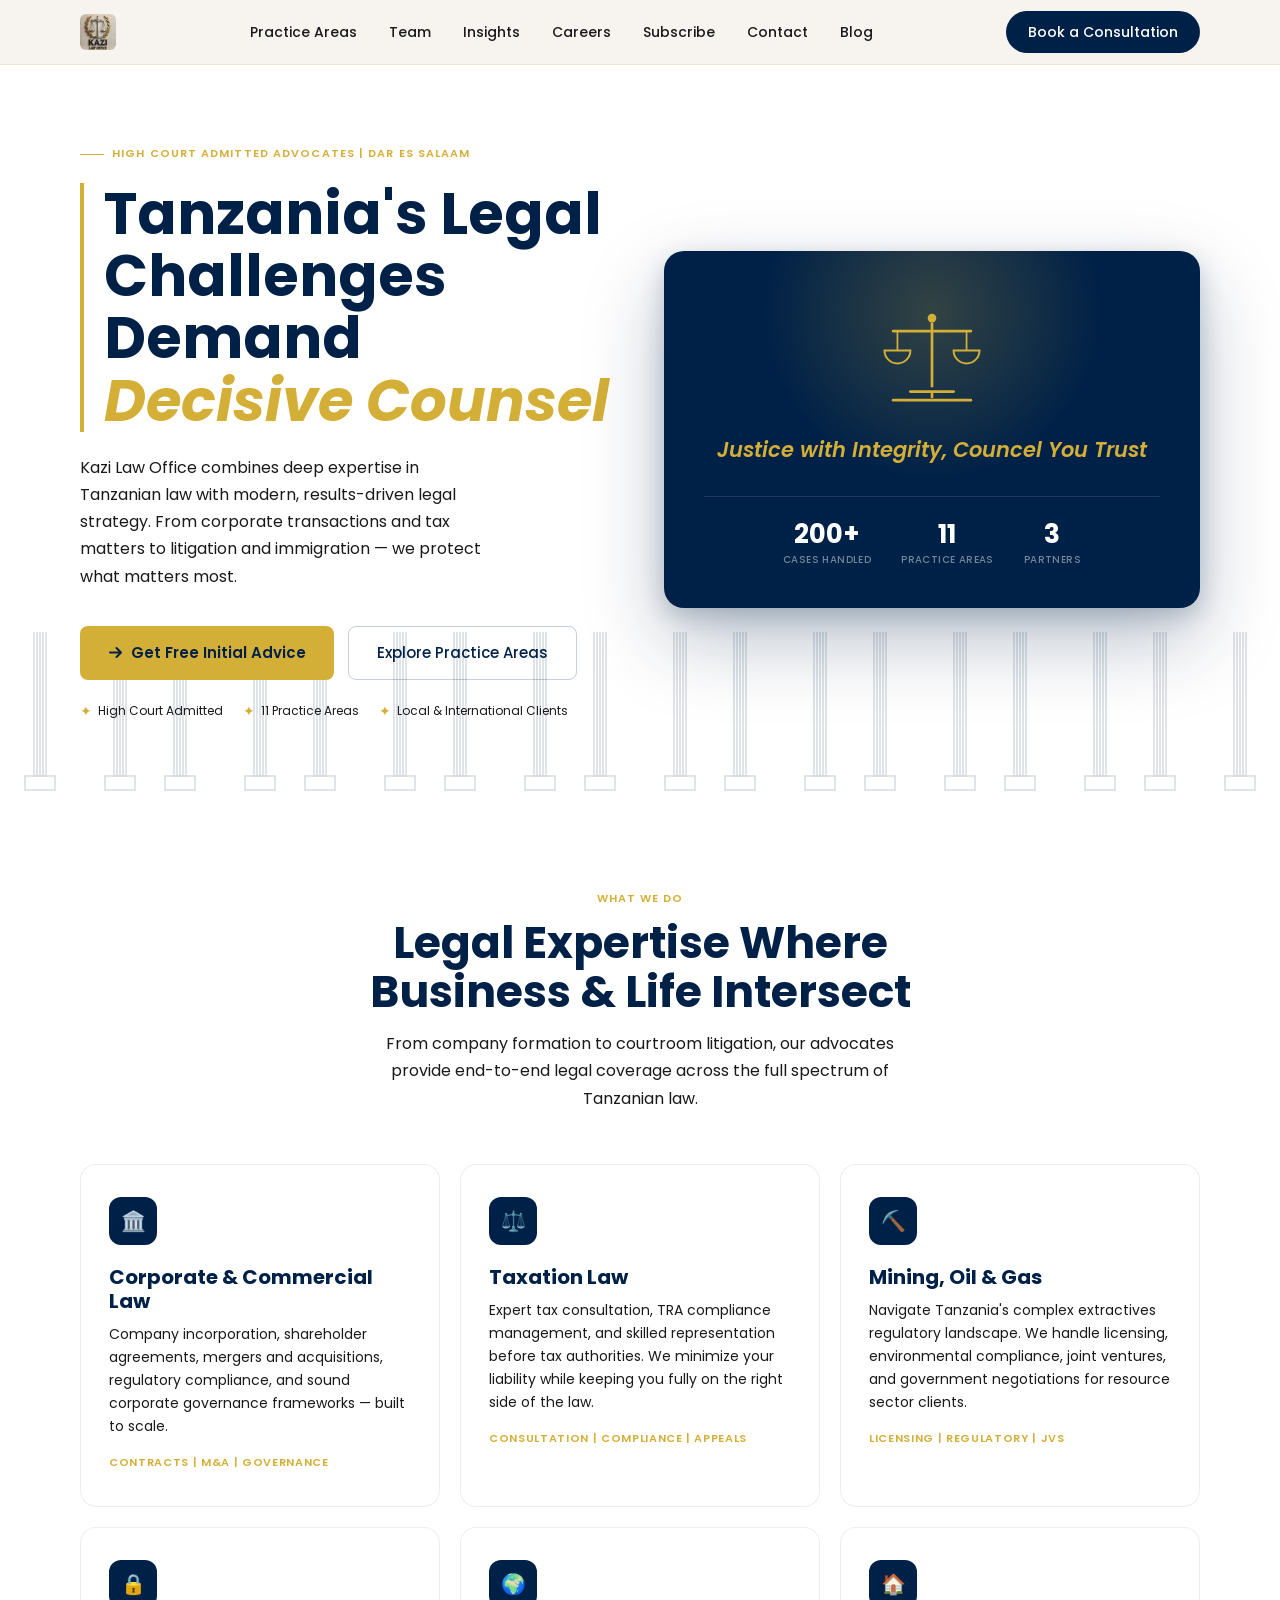
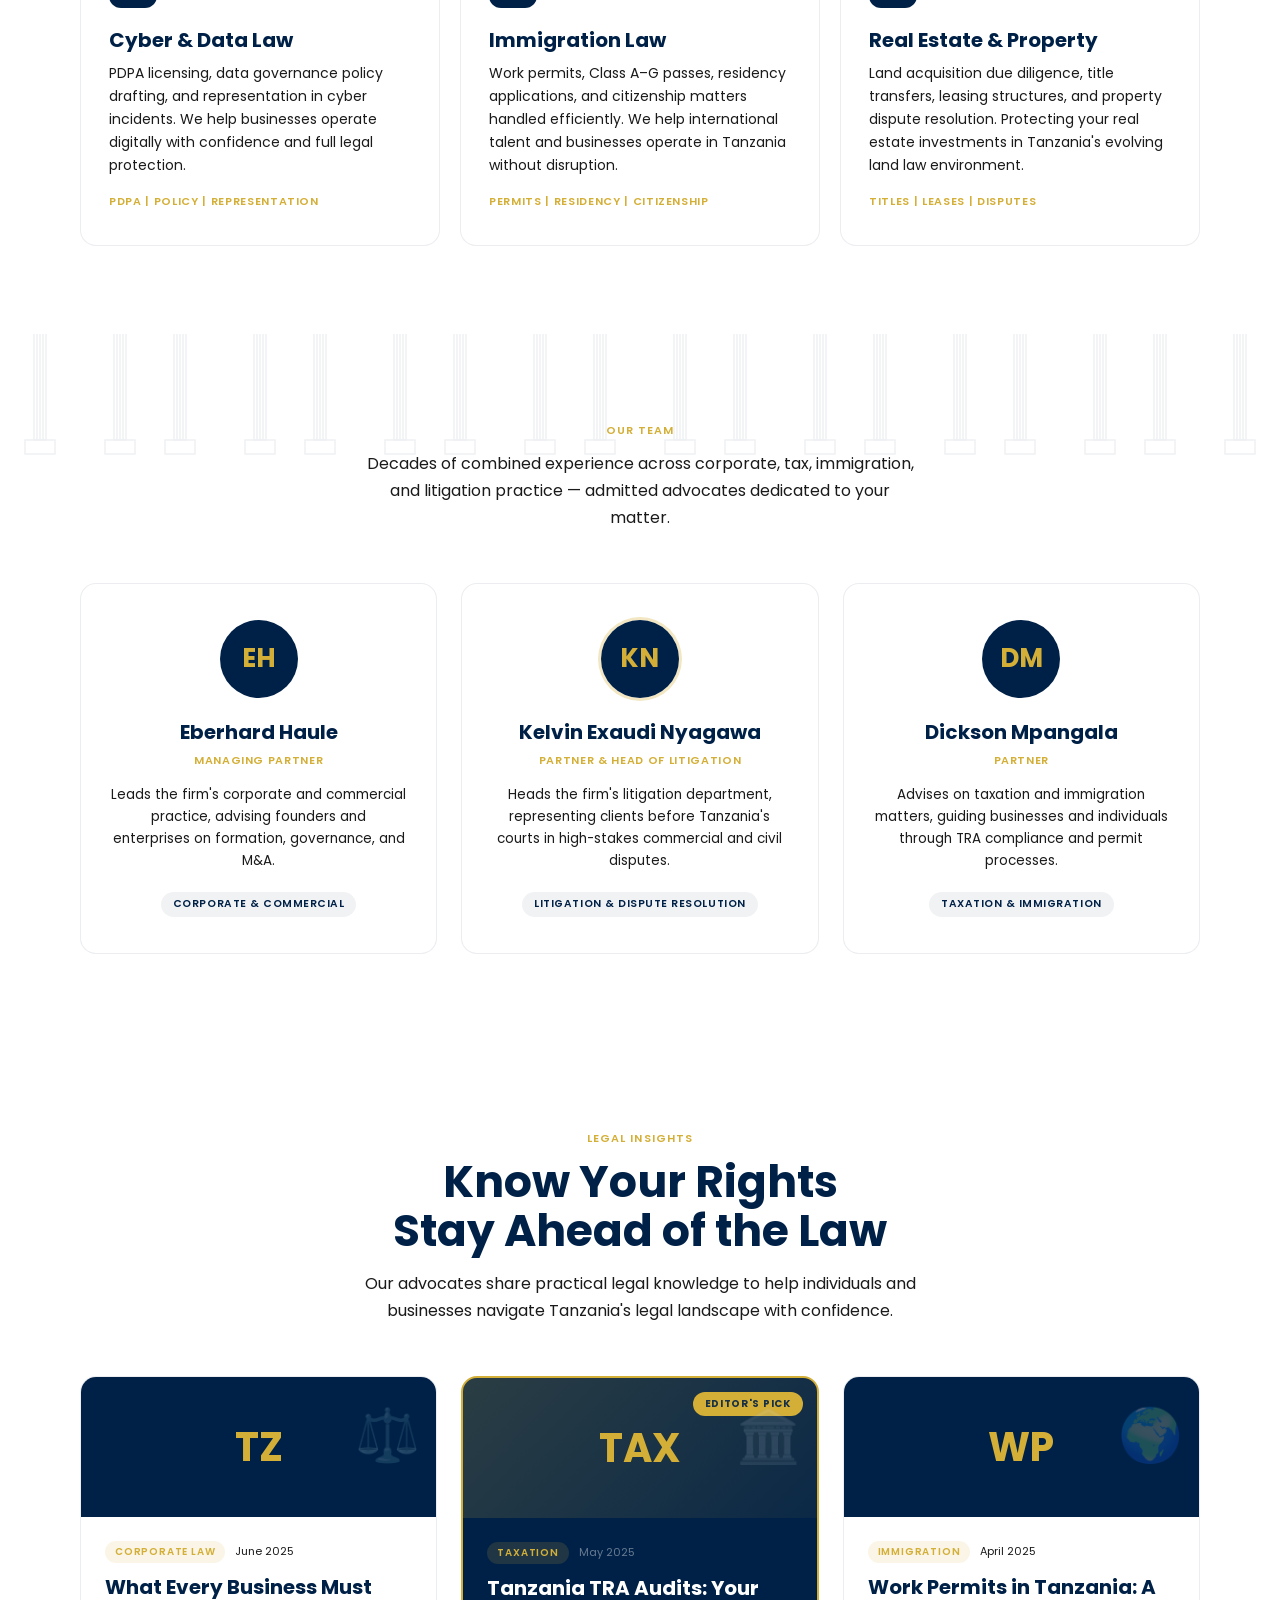
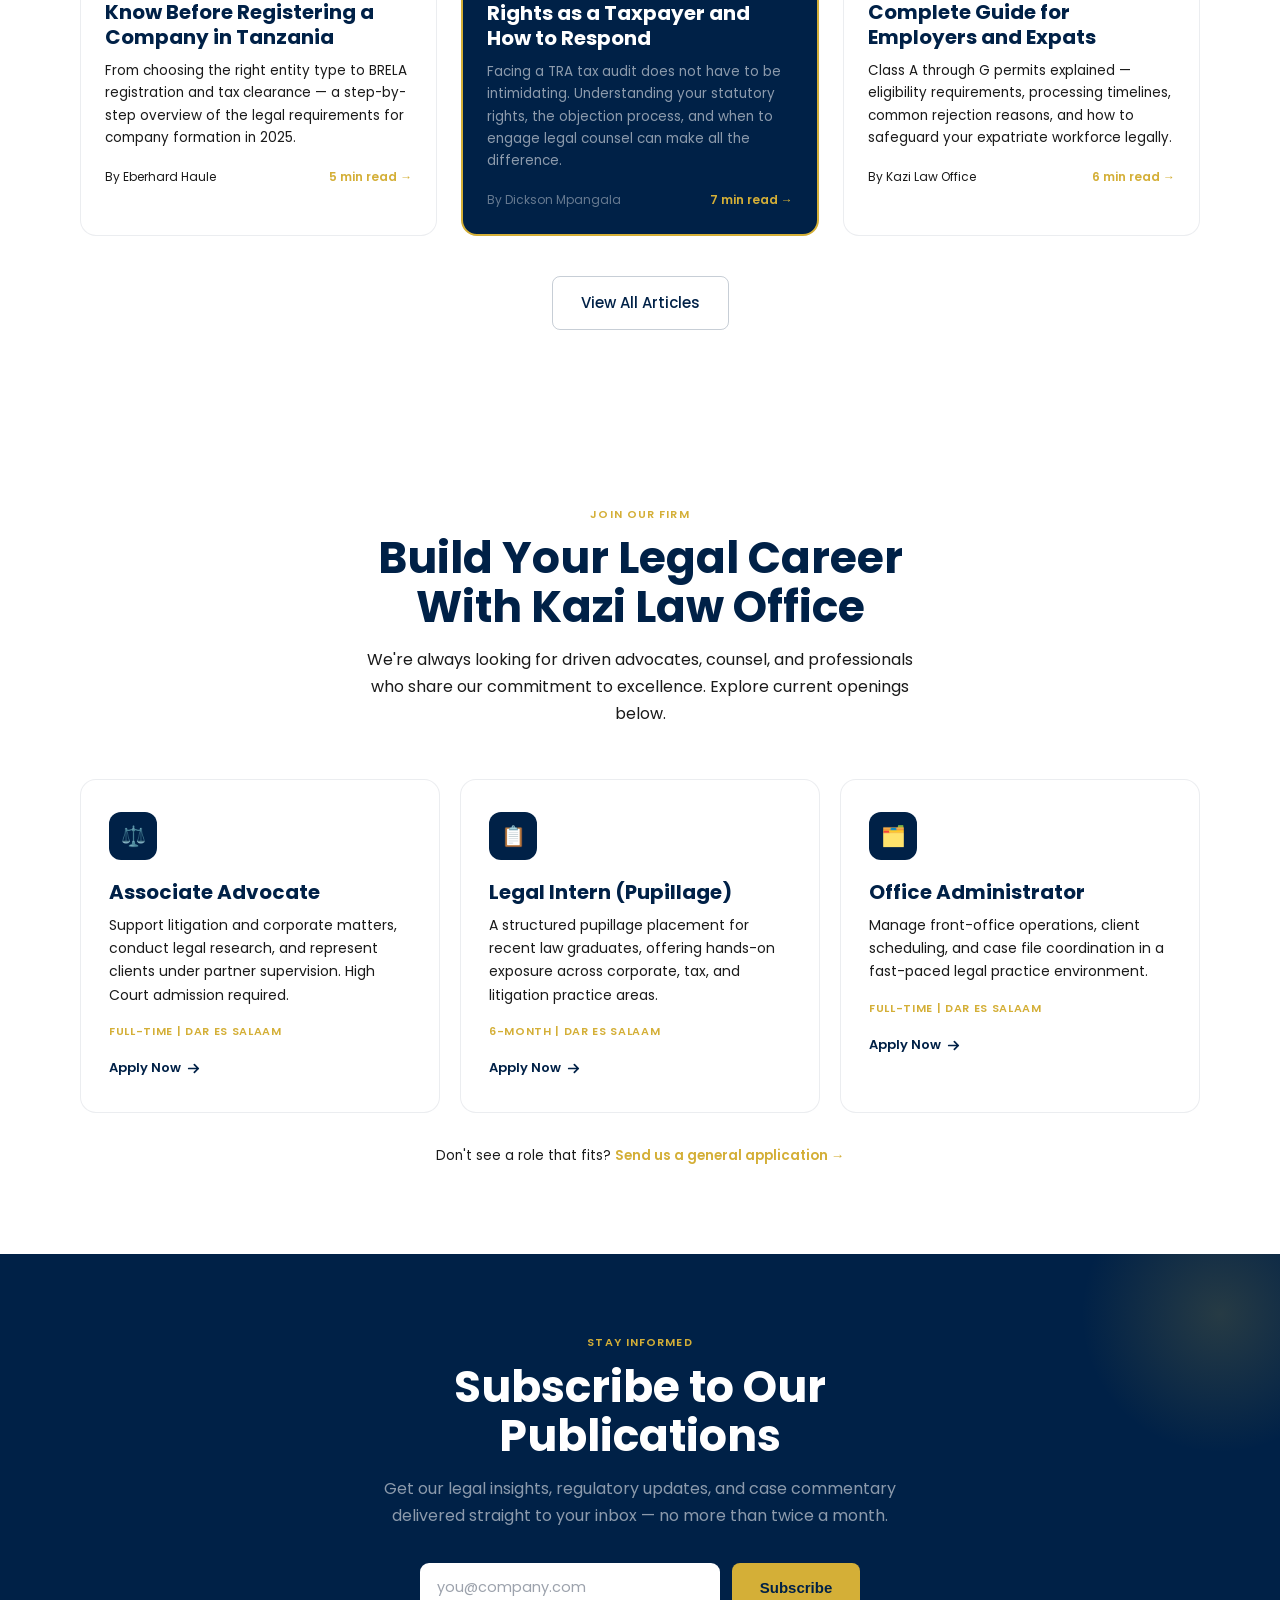
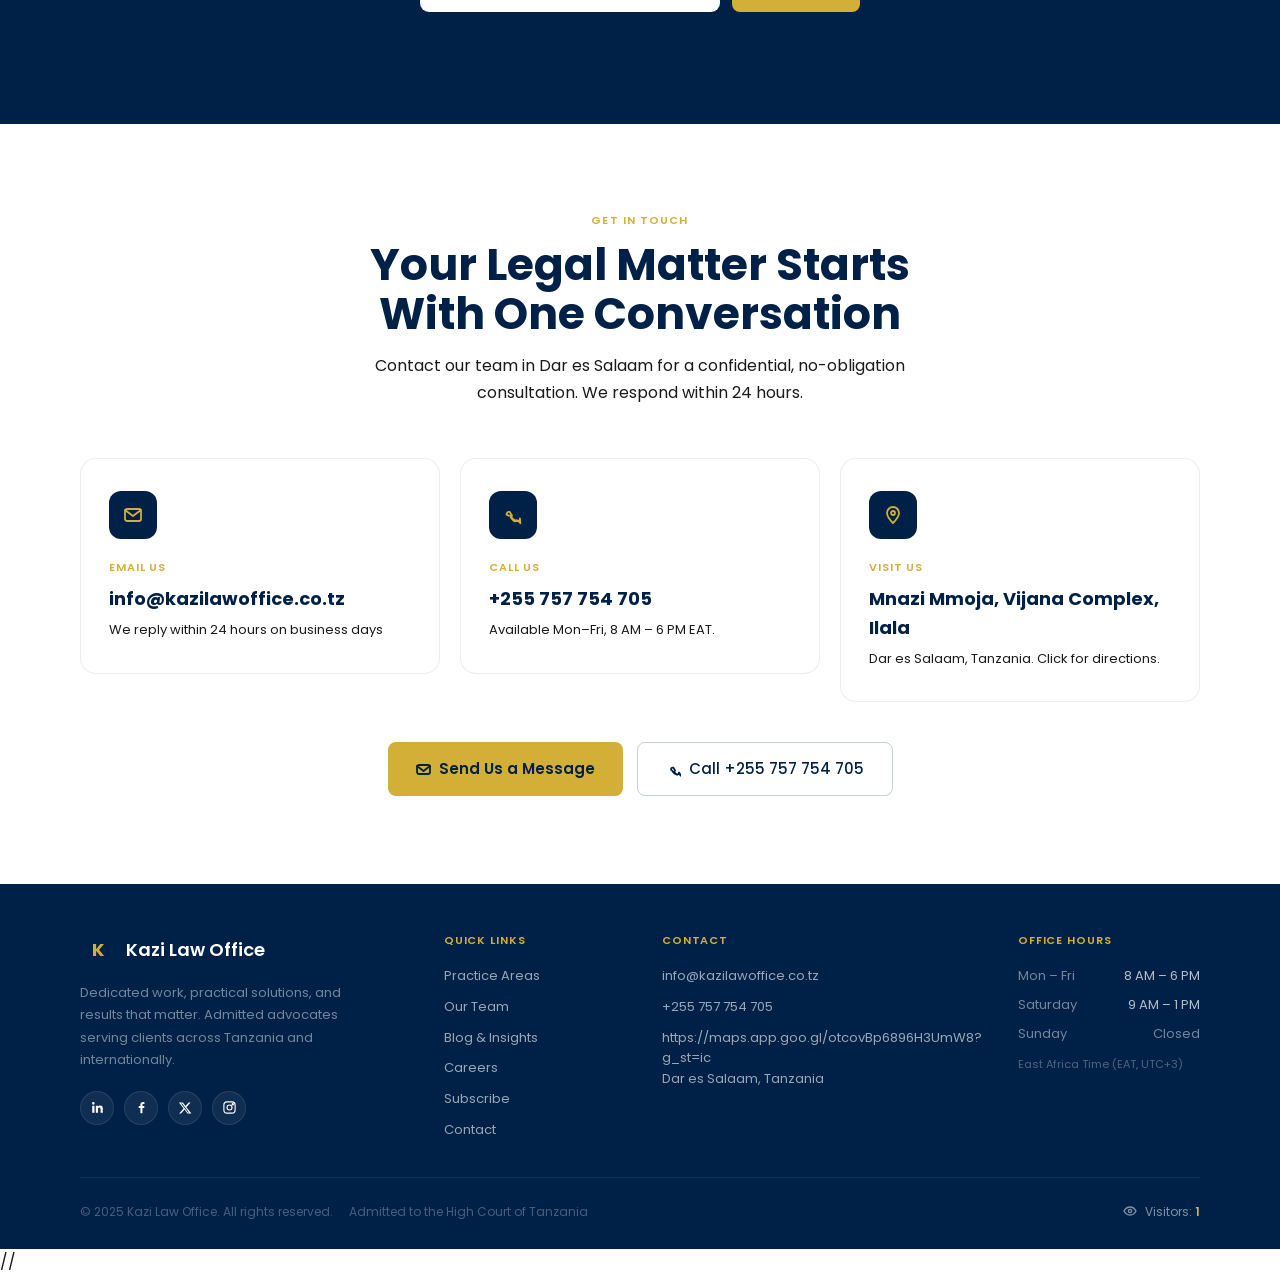
<file: index.html>
<!DOCTYPE html>
<html lang="en">
<head>
<meta charset="UTF-8" />
<meta name="viewport" content="width=device-width, initial-scale=1.0" />
<title>Kazi Law Office — Legal Excellence in Tanzania</title>
<link rel="preconnect" href="https://fonts.googleapis.com" />
<link rel="icon" type="image/jpg" href="image/Kazilaw.jpg">
<link rel="preconnect" href="https://fonts.gstatic.com" crossorigin />
<link href="https://fonts.googleapis.com/css2?family=Poppins:ital,wght@0,300;0,400;0,500;0,600;0,700;1,400;1,500;1,600&display=swap" rel="stylesheet" />
<link href="mysite.css" rel="stylesheet">
</head>

<body>

<!-- ═══ NAVIGATION ════════════════════════ ------------->
<nav>
  <div class="container nav-inner">
    <a href="" class="logo" aria-label="Kazi Law Office home">
      <img class="logo-mark" src="image/Kazilaw.jpg" alt="kazilawoffice">
      <!-- <div class="logo-mark">K</div> -->
      <!-- <div class="logo-text">
        Kazi Law Office
        <span>Advocates</span>
      </div> -->
    </a>

    <ul class="nav-links" role="list">
      <li><a href="#services">Practice Areas</a></li>
      <li><a href="#team">Team</a></li>
      <li><a href="#insights">Insights</a></li>
      <li><a href="#careers">Careers</a></li>
      <li><a href="#subscribe">Subscribe</a></li>
      <li><a href="#contact">Contact</a></li>
      <li><a href="#blog">Blog</a></li>
    </ul>

    <a href="#contact" class="nav-cta">Book a Consultation</a>

    <button class="nav-mobile-toggle" aria-label="Open menu">
      <svg width="22" height="22" viewBox="0 0 22 22" fill="none" stroke="currentColor" stroke-width="2" stroke-linecap="round">
        <line x1="2" y1="6" x2="20" y2="6"/><line x1="2" y1="11" x2="20" y2="11"/><line x1="2" y1="16" x2="20" y2="16"/>
      </svg>
    </button>
  </div>
</nav>

<!-- ═══ HERO ══════════════════════════════ -->
<section class="hero" aria-labelledby="hero-headline">
  <div class="container">
    <div class="hero-grid">

      <!-- Left: Copy -->
      <div class="hero-copy">
        <p class="hero-eyebrow">High Court Admitted Advocates | Dar es Salaam</p>

        <h1 class="hero-headline" id="hero-headline">
          Tanzania's Legal<br />
          Challenges Demand<br />
          <em>Decisive Counsel</em>
        </h1>

        <p class="hero-sub">
          Kazi Law Office combines deep expertise in Tanzanian law with modern, results-driven legal strategy. From corporate transactions and tax matters to litigation and immigration — we protect what matters most.
        </p>

        <div class="hero-actions">
          <a href="#contact" class="btn-primary">
            <svg width="15" height="15" viewBox="0 0 15 15" fill="none" stroke="currentColor" stroke-width="2" stroke-linecap="round" stroke-linejoin="round"><path d="M2 7.5h11M8.5 3 13 7.5 8.5 12"/></svg>
            Get Free Initial Advice
          </a>
          <a href="#services" class="btn-secondary">
            Explore Practice Areas
          </a>
        </div>

        <div class="hero-trust" role="list" aria-label="Trust indicators">
          <div class="trust-item" role="listitem">
            <span class="trust-icon">✦</span>
            High Court Admitted
          </div>
          <div class="trust-item" role="listitem">
            <span class="trust-icon">✦</span>
            11 Practice Areas
          </div>
          <div class="trust-item" role="listitem">
            <span class="trust-icon">✦</span>
            Local &amp; International Clients
          </div>
        </div>
      </div>

      <!-- Right: Law Visual -->
      <div class="hero-visual" aria-hidden="true">
        <div class="law-visual-card">
          <div class="law-visual-glow"></div>

          <svg class="scales-icon" viewBox="0 0 100 100" fill="none" xmlns="http://www.w3.org/2000/svg">
            <circle cx="50" cy="14" r="4" fill="#D4AF37"/>
            <line x1="50" y1="18" x2="50" y2="78" stroke="#D4AF37" stroke-width="2.5"/>
            <line x1="30" y1="82" x2="70" y2="82" stroke="#D4AF37" stroke-width="2.5" stroke-linecap="round"/>
            <line x1="50" y1="82" x2="50" y2="88" stroke="#D4AF37" stroke-width="2.5"/>
            <line x1="14" y1="90" x2="86" y2="90" stroke="#D4AF37" stroke-width="2.5" stroke-linecap="round"/>
            <line x1="14" y1="26" x2="86" y2="26" stroke="#D4AF37" stroke-width="2.5" stroke-linecap="round"/>
            <line x1="18" y1="26" x2="18" y2="44" stroke="#D4AF37" stroke-width="1.6"/>
            <line x1="82" y1="26" x2="82" y2="44" stroke="#D4AF37" stroke-width="1.6"/>
            <path d="M6 44a12 12 0 0 0 24 0Z" stroke="#D4AF37" stroke-width="1.8"/>
            <path d="M70 44a12 12 0 0 0 24 0Z" stroke="#D4AF37" stroke-width="1.8"/>
          </svg>

          <p class="law-visual-caption">Justice with Integrity, Councel You Trust</p>

          <div class="law-visual-stats">
            <div class="lv-stat">
              <span class="lv-stat-val">200+</span>
              <span class="lv-stat-lbl">Cases Handled</span>
            </div>
            <div class="lv-stat">
              <span class="lv-stat-val">11</span>
              <span class="lv-stat-lbl">Practice Areas</span>
            </div>
            <div class="lv-stat">
              <span class="lv-stat-val">3</span>
              <span class="lv-stat-lbl">Partners</span>
            </div>
          </div>
        </div>
      </div>

    </div>
  </div>
</section>

<!-- ═══ FEATURE BENTO ═════════════════════ -->
<section class="features" id="services" aria-labelledby="features-title">
  <div class="container">
    <header class="features-header">
      <p class="section-eyebrow">What We Do</p>
      <h2 class="section-title" id="features-title">Legal Expertise Where<br />Business &amp; Life Intersect</h2>
      <p class="section-sub">From company formation to courtroom litigation, our advocates provide end-to-end legal coverage across the full spectrum of Tanzanian law.</p>
    </header>

    <div class="bento-grid" role="list">

      <article class="bento-card" role="listitem" tabindex="0">
        <div class="bento-icon">🏛️</div>
        <h3 class="bento-title">Corporate &amp; Commercial Law</h3>
        <p class="bento-desc">Company incorporation, shareholder agreements, mergers and acquisitions, regulatory compliance, and sound corporate governance frameworks — built to scale.</p>
        <span class="bento-tag">Contracts | M&amp;A | Governance</span>
      </article>

      <article class="bento-card" role="listitem" tabindex="0">
        <div class="bento-icon">⚖️</div>
        <h3 class="bento-title">Taxation Law</h3>
        <p class="bento-desc">Expert tax consultation, TRA compliance management, and skilled representation before tax authorities. We minimize your liability while keeping you fully on the right side of the law.</p>
        <span class="bento-tag">Consultation | Compliance | Appeals</span>
      </article>

      <article class="bento-card" role="listitem" tabindex="0">
        <div class="bento-icon">⛏️</div>
        <h3 class="bento-title">Mining, Oil &amp; Gas</h3>
        <p class="bento-desc">Navigate Tanzania's complex extractives regulatory landscape. We handle licensing, environmental compliance, joint ventures, and government negotiations for resource sector clients.</p>
        <span class="bento-tag">Licensing | Regulatory | JVs</span>
      </article>

      <article class="bento-card" role="listitem" tabindex="0">
        <div class="bento-icon">🔒</div>
        <h3 class="bento-title">Cyber &amp; Data Law</h3>
        <p class="bento-desc">PDPA licensing, data governance policy drafting, and representation in cyber incidents. We help businesses operate digitally with confidence and full legal protection.</p>
        <span class="bento-tag">PDPA | Policy | Representation</span>
      </article>

      <article class="bento-card" role="listitem" tabindex="0">
        <div class="bento-icon">🌍</div>
        <h3 class="bento-title">Immigration Law</h3>
        <p class="bento-desc">Work permits, Class A–G passes, residency applications, and citizenship matters handled efficiently. We help international talent and businesses operate in Tanzania without disruption.</p>
        <span class="bento-tag">Permits | Residency | Citizenship</span>
      </article>

      <article class="bento-card" role="listitem" tabindex="0">
        <div class="bento-icon">🏠</div>
        <h3 class="bento-title">Real Estate &amp; Property</h3>
        <p class="bento-desc">Land acquisition due diligence, title transfers, leasing structures, and property dispute resolution. Protecting your real estate investments in Tanzania's evolving land law environment.</p>
        <span class="bento-tag">Titles | Leases | Disputes</span>
      </article>

    </div>
  </div>
</section>



<!-- ═══ TEAM / PARTNERS ═══════════════════ -->
<section class="team-section" id="team" aria-labelledby="team-title">
  <div class="container">
    <div style="text-align:center; margin-bottom:52px;">
      <p class="section-eyebrow" style="color:var(--gold-dim)">Our Team</p>
    <p class="section-sub" style="margin:0 auto;">Decades of combined experience across corporate, tax, immigration, and litigation practice — admitted advocates dedicated to your matter.</p>
    </div>

    <div class="team-grid" role="list">

      <article class="team-card" role="listitem">
        <div class="team-avatar">EH</div>
        <h3 class="team-name">Eberhard Haule</h3>
        <p class="team-role">Managing Partner</p>
        <p class="team-bio">Leads the firm's corporate and commercial practice, advising founders and enterprises on formation, governance, and M&amp;A.</p>
        <span class="team-tag">Corporate &amp; Commercial</span>
      </article>

      <article class="team-card featured" role="listitem">
        <div class="team-avatar">KN</div>
        <h3 class="team-name">Kelvin Exaudi Nyagawa</h3>
        <p class="team-role">Partner &amp; Head of Litigation</p>
        <p class="team-bio">Heads the firm's litigation department, representing clients before Tanzania's courts in high-stakes commercial and civil disputes.</p>
        <span class="team-tag">Litigation &amp; Dispute Resolution</span>
      </article>

      <article class="team-card" role="listitem">
        <div class="team-avatar">DM</div>
        <h3 class="team-name">Dickson Mpangala</h3>
        <p class="team-role">Partner</p>
        <p class="team-bio">Advises on taxation and immigration matters, guiding businesses and individuals through TRA compliance and permit processes.</p>
        <span class="team-tag">Taxation &amp; Immigration</span>
      </article>

    </div>
  </div>
</section>



<!-- ═══ INSIGHTS / BLOG ══════════════════ -->
<section id="insights" style="padding: 88px 0; background: var(--white);">
  <div class="container">
    <div style="text-align:center; margin-bottom:52px;">
      <p class="section-eyebrow" style="color:var(--gold-dim)">Legal Insights</p>
      <h2 class="section-title" style="margin-bottom:14px">Know Your Rights<br/>Stay Ahead of the Law</h2>
      <p class="section-sub" style="margin:0 auto;">Our advocates share practical legal knowledge to help individuals and businesses navigate Tanzania's legal landscape with confidence.</p>
    </div>

    <div style="display:grid; grid-template-columns:repeat(3,1fr); gap:24px;" class="blog-grid">

      <!-- Article 1 -->
      <article style="background:var(--cream); border:1px solid rgba(0,33,71,.08); border-radius:16px; overflow:hidden; transition:box-shadow .25s, transform .2s; cursor:pointer;" onmouseover="this.style.boxShadow='0 12px 40px rgba(0,33,71,.1)';this.style.transform='translateY(-4px)';" onmouseout="this.style.boxShadow='none';this.style.transform='none';">
        <div style="background:linear-gradient(135deg, var(--navy) 0%, #002147 100%); height:140px; display:flex; align-items:center; justify-content:center; position:relative; overflow:hidden;">
          <span style="font-size:52px; opacity:.25; position:absolute; right:16px; top:16px;">⚖️</span>
          <span style="font-family:'Poppins',sans-serif; font-size:40px; color:var(--gold); font-weight:700; z-index:1;">TZ</span>
        </div>
        <div style="padding:24px;">
          <div style="display:flex; align-items:center; gap:10px; margin-bottom:12px;">
            <span style="font-size:10px; font-weight:600; letter-spacing:.08em; text-transform:uppercase; color:var(--gold-dim); background:rgba(212,175,55,.12); padding:3px 10px; border-radius:999px;">Corporate Law</span>
            <span style="font-size:11px; color:var(--slate);">June 2025</span>
          </div>
          <h3 style="font-family:'Poppins',sans-serif; font-size:20px; font-weight:700; color:var(--navy); line-height:1.25; margin-bottom:10px;">What Every Business Must Know Before Registering a Company in Tanzania</h3>
          <p style="font-size:13.5px; color:var(--slate); line-height:1.65; margin-bottom:18px;">From choosing the right entity type to BRELA registration and tax clearance — a step-by-step overview of the legal requirements for company formation in 2025.</p>
          <div style="display:flex; align-items:center; justify-content:space-between;">
            <span style="font-size:12px; color:var(--slate);">By Eberhard Haule</span>
            <span style="font-size:12px; font-weight:600; color:var(--gold-dim);">5 min read →</span>
          </div>
        </div>
      </article>

      <!-- Article 2 (featured) -->
      <article style="background:var(--navy); border:2px solid var(--gold); border-radius:16px; overflow:hidden; transition:box-shadow .25s, transform .2s; cursor:pointer; position:relative;" onmouseover="this.style.boxShadow='0 16px 48px rgba(0,33,71,.25)';this.style.transform='translateY(-4px)';" onmouseout="this.style.boxShadow='none';this.style.transform='none';">
        <div style="position:absolute; top:14px; right:14px; background:var(--gold); color:var(--navy); font-size:10px; font-weight:700; letter-spacing:.07em; text-transform:uppercase; padding:4px 12px; border-radius:999px;">Editor's Pick</div>
        <div style="background:linear-gradient(135deg, rgba(212,175,55,.2) 0%, rgba(212,175,55,.05) 100%); height:140px; display:flex; align-items:center; justify-content:center; position:relative; overflow:hidden;">
          <span style="font-size:52px; opacity:.15; position:absolute; right:16px; top:16px;">🏛️</span>
          <span style="font-family:'Poppins',sans-serif; font-size:40px; color:var(--gold); font-weight:700; z-index:1;">TAX</span>
        </div>
        <div style="padding:24px;">
          <div style="display:flex; align-items:center; gap:10px; margin-bottom:12px;">
            <span style="font-size:10px; font-weight:600; letter-spacing:.08em; text-transform:uppercase; color:var(--gold-lt); background:rgba(212,175,55,.15); padding:3px 10px; border-radius:999px;">Taxation</span>
            <span style="font-size:11px; color:rgba(255,255,255,.4);">May 2025</span>
          </div>
          <h3 style="font-family:'Poppins',sans-serif; font-size:20px; font-weight:700; color:var(--white); line-height:1.25; margin-bottom:10px;">Tanzania TRA Audits: Your Rights as a Taxpayer and How to Respond</h3>
          <p style="font-size:13.5px; color:rgba(255,255,255,.55); line-height:1.65; margin-bottom:18px;">Facing a TRA tax audit does not have to be intimidating. Understanding your statutory rights, the objection process, and when to engage legal counsel can make all the difference.</p>
          <div style="display:flex; align-items:center; justify-content:space-between;">
            <span style="font-size:12px; color:rgba(255,255,255,.4);">By Dickson Mpangala</span>
            <span style="font-size:12px; font-weight:600; color:var(--gold-lt);">7 min read →</span>
          </div>
        </div>
      </article>

      <!-- Article 3 -->
      <article style="background:var(--cream); border:1px solid rgba(0,33,71,.08); border-radius:16px; overflow:hidden; transition:box-shadow .25s, transform .2s; cursor:pointer;" onmouseover="this.style.boxShadow='0 12px 40px rgba(0,33,71,.1)';this.style.transform='translateY(-4px)';" onmouseout="this.style.boxShadow='none';this.style.transform='none';">
        <div style="background:linear-gradient(135deg, #002147 0%, var(--navy) 100%); height:140px; display:flex; align-items:center; justify-content:center; position:relative; overflow:hidden;">
          <span style="font-size:52px; opacity:.25; position:absolute; right:16px; top:16px;">🌍</span>
          <span style="font-family:'Poppins',sans-serif; font-size:40px; color:var(--gold); font-weight:700; z-index:1;">WP</span>
        </div>
        <div style="padding:24px;">
          <div style="display:flex; align-items:center; gap:10px; margin-bottom:12px;">
            <span style="font-size:10px; font-weight:600; letter-spacing:.08em; text-transform:uppercase; color:var(--gold-dim); background:rgba(212,175,55,.12); padding:3px 10px; border-radius:999px;">Immigration</span>
            <span style="font-size:11px; color:var(--slate);">April 2025</span>
          </div>
          <h3 style="font-family:'Poppins',sans-serif; font-size:20px; font-weight:700; color:var(--navy); line-height:1.25; margin-bottom:10px;">Work Permits in Tanzania: A Complete Guide for Employers and Expats</h3>
          <p style="font-size:13.5px; color:var(--slate); line-height:1.65; margin-bottom:18px;">Class A through G permits explained — eligibility requirements, processing timelines, common rejection reasons, and how to safeguard your expatriate workforce legally.</p>
          <div style="display:flex; align-items:center; justify-content:space-between;">
            <span style="font-size:12px; color:var(--slate);">By Kazi Law Office</span>
            <span style="font-size:12px; font-weight:600; color:var(--gold-dim);">6 min read →</span>
          </div>
        </div>
      </article>

    </div>

    <div style="text-align:center; margin-top:40px;">
      <a href="#contact" class="btn-secondary">View All Articles</a>
    </div>
  </div>
</section>

<!-- ═══ CAREERS ═══════════════════════════ -->
<section id="careers" style="padding: 88px 0; background: var(--mist);">
  <div class="container">
    <div style="text-align:center; margin-bottom:52px;">
      <p class="section-eyebrow" style="color:var(--gold-dim)">Join Our Firm</p>
      <h2 class="section-title" style="margin-bottom:14px">Build Your Legal Career<br/>With Kazi Law Office</h2>
      <p class="section-sub" style="margin:0 auto;">We're always looking for driven advocates, counsel, and professionals who share our commitment to excellence. Explore current openings below.</p>
    </div>

    <div style="display:grid; grid-template-columns:repeat(3,1fr); gap:20px;" class="careers-grid">

      <!-- Opening 1 -->
      <article class="bento-card" role="listitem" tabindex="0">
        <div class="bento-icon">⚖️</div>
        <h3 class="bento-title">Associate Advocate</h3>
        <p class="bento-desc">Support litigation and corporate matters, conduct legal research, and represent clients under partner supervision. High Court admission required.</p>
        <div style="display:flex; align-items:center; gap:10px; margin-top:16px; flex-wrap:wrap;">
          <span class="bento-tag" style="margin-top:0;">Full-Time | Dar es Salaam</span>
        </div>
        <a href="mailto:info@kazilawoffice.co.tz?subject=Application%20—%20Associate%20Advocate" style="display:inline-flex; align-items:center; gap:6px; margin-top:18px; font-size:13px; font-weight:600; color:var(--navy); text-decoration:none;">
          Apply Now
          <svg width="13" height="13" viewBox="0 0 15 15" fill="none" stroke="currentColor" stroke-width="2" stroke-linecap="round" stroke-linejoin="round"><path d="M2 7.5h11M8.5 3 13 7.5 8.5 12"/></svg>
        </a>
      </article>

      <!-- Opening 2 -->
      <article class="bento-card" role="listitem" tabindex="0">
        <div class="bento-icon">📋</div>
        <h3 class="bento-title">Legal Intern (Pupillage)</h3>
        <p class="bento-desc">A structured pupillage placement for recent law graduates, offering hands-on exposure across corporate, tax, and litigation practice areas.</p>
        <div style="display:flex; align-items:center; gap:10px; margin-top:16px; flex-wrap:wrap;">
          <span class="bento-tag" style="margin-top:0;">6-Month | Dar es Salaam</span>
        </div>
        <a href="mailto:info@kazilawoffice.co.tz?subject=Application%20—%20Legal%20Intern" style="display:inline-flex; align-items:center; gap:6px; margin-top:18px; font-size:13px; font-weight:600; color:var(--navy); text-decoration:none;">
          Apply Now
          <svg width="13" height="13" viewBox="0 0 15 15" fill="none" stroke="currentColor" stroke-width="2" stroke-linecap="round" stroke-linejoin="round"><path d="M2 7.5h11M8.5 3 13 7.5 8.5 12"/></svg>
        </a>
      </article>

      <!-- Opening 3 -->
      <article class="bento-card" role="listitem" tabindex="0">
        <div class="bento-icon">🗂️</div>
        <h3 class="bento-title">Office Administrator</h3>
        <p class="bento-desc">Manage front-office operations, client scheduling, and case file coordination in a fast-paced legal practice environment.</p>
        <div style="display:flex; align-items:center; gap:10px; margin-top:16px; flex-wrap:wrap;">
          <span class="bento-tag" style="margin-top:0;">Full-Time | Dar es Salaam</span>
        </div>
        <a href="mailto:info@kazilawoffice.co.tz?subject=Application%20—%20Office%20Administrator" style="display:inline-flex; align-items:center; gap:6px; margin-top:18px; font-size:13px; font-weight:600; color:var(--navy); text-decoration:none;">
          Apply Now
          <svg width="13" height="13" viewBox="0 0 15 15" fill="none" stroke="currentColor" stroke-width="2" stroke-linecap="round" stroke-linejoin="round"><path d="M2 7.5h11M8.5 3 13 7.5 8.5 12"/></svg>
        </a>
      </article>

    </div>

    <p style="text-align:center; font-size:13.5px; color:var(--slate); margin-top:32px;">
      Don't see a role that fits? <a href="mailto:info@kazilawoffice.co.tz?subject=General%20Application" style="color:var(--gold-dim); font-weight:600; text-decoration:none;">Send us a general application →</a>
    </p>
  </div>
</section>

<!-- ═══ SUBSCRIBE / NEWSLETTER ═══════════ -->
<section id="subscribe" style="padding:80px 0; background:var(--navy); position:relative; overflow:hidden;">
  <div style="position:absolute; top:-80px; right:-80px; width:280px; height:280px; background:radial-gradient(circle, rgba(212,175,55,.18) 0%, transparent 70%); pointer-events:none;"></div>
  <div class="container" style="position:relative;">
    <div style="max-width:600px; margin:0 auto; text-align:center;">
      <p class="section-eyebrow" style="color:var(--gold-lt);">Stay Informed</p>
      <h2 class="section-title" style="color:var(--white); margin-bottom:14px;">Subscribe to Our Publications</h2>
      <p class="section-sub" style="color:rgba(255,255,255,.55); margin:0 auto 34px;">Get our legal insights, regulatory updates, and case commentary delivered straight to your inbox — no more than twice a month.</p>

      <form id="subscribeForm" novalidate style="display:flex; gap:12px; justify-content:center; flex-wrap:wrap;">
        <input class="form-control" type="email" id="subscribeEmail" name="subscribeEmail" placeholder="you@company.com" required style="max-width:300px; background:var(--white); border-color:transparent;" />
        <button type="submit" class="btn-primary" style="border:none; cursor:pointer;">Subscribe</button>
      </form>

      <p id="subscribeStatus" style="font-size:12px; color:rgba(255,255,255,.4); margin-top:16px; min-height:16px;"></p>
    </div>
  </div>
</section>

<!-- ═══ INTERNAL ARTICLE PUBLISHER ══════════ -->
<!-- ═══ CONTACT ════════════════════════════ -->
<section id="contact" style="padding: 88px 0; background: var(--cream);">
  <div class="container">
    <div style="text-align:center; margin-bottom:52px;">
      <p class="section-eyebrow" style="color:var(--gold-dim)">Get In Touch</p>
      <h2 class="section-title" style="margin-bottom:14px">Your Legal Matter Starts<br/>With One Conversation</h2>
      <p class="section-sub" style="margin: 0 auto;">Contact our team in Dar es Salaam for a confidential, no-obligation consultation. We respond within 24 hours.</p>
    </div>

    <div class="contact-cards" style="display:grid; grid-template-columns:repeat(3,1fr); gap:20px;">

      <!-- Email -->
      <a href="mailto:info@kazilawoffice.co.tz" style="text-decoration:none;">
        <div style="background:var(--white); border:1px solid rgba(0,33,71,.08); border-radius:16px; padding:32px 28px; transition:box-shadow .2s, transform .2s; cursor:pointer;" onmouseover="this.style.boxShadow='0 12px 40px rgba(0,33,71,.1)';this.style.transform='translateY(-4px)';" onmouseout="this.style.boxShadow='none';this.style.transform='none';">
          <div style="width:48px;height:48px;background:var(--navy);border-radius:12px;display:grid;place-items:center;margin-bottom:20px;">
            <svg width="20" height="20" viewBox="0 0 20 20" fill="none" stroke="#D4AF37" stroke-width="1.8" stroke-linecap="round" stroke-linejoin="round"><rect x="2" y="4" width="16" height="12" rx="2"/><path d="m2 5 8 6 8-6"/></svg>
          </div>
          <p style="font-size:11px;font-weight:600;letter-spacing:.08em;text-transform:uppercase;color:var(--gold-dim);margin-bottom:8px;">Email Us</p>
          <p style="font-family:'Poppins',sans-serif;font-size:18px;font-weight:700;color:var(--navy);margin-bottom:6px;">info@kazilawoffice.co.tz</p>
          <p style="font-size:13px;color:var(--slate);">We reply within 24 hours on business days</p>
        </div>
      </a>

      <!-- Phone -->
      <a href="tel:+255757754705" style="text-decoration:none;">
        <div style="background:var(--white); border:1px solid rgba(0,33,71,.08); border-radius:16px; padding:32px 28px; transition:box-shadow .2s, transform .2s; cursor:pointer;" onmouseover="this.style.boxShadow='0 12px 40px rgba(0,33,71,.1)';this.style.transform='translateY(-4px)';" onmouseout="this.style.boxShadow='none';this.style.transform='none';">
          <div style="width:48px;height:48px;background:var(--navy);border-radius:12px;display:grid;place-items:center;margin-bottom:20px;">
            <svg width="20" height="20" viewBox="0 0 20 20" fill="none" stroke="#D4AF37" stroke-width="1.8" stroke-linecap="round" stroke-linejoin="round"><path d="M17 13.5c0 .37-.083.73-.24 1.065a2.67 2.67 0 0 1-.65.935c-.534.475-1.115.703-1.776.703-.453 0-.938-.109-1.467-.333a13.77 13.77 0 0 1-1.467-.822 21.8 21.8 0 0 1-1.4-1.2 21.6 21.6 0 0 1-1.2-1.4 13.3 13.3 0 0 1-.818-1.467C3.652 10.43 3.5 9.947 3.5 9.46c0-.644.22-1.224.66-1.754A2.19 2.19 0 0 1 5.82 6.8c.197 0 .4.04.576.12.187.083.352.213.48.4l1.653 2.33c.128.176.224.341.288.496.067.15.101.293.101.427 0 .165-.048.33-.144.49-.091.16-.219.325-.379.49l-.512.533c-.074.075-.107.16-.107.261 0 .053.005.101.021.155.021.053.042.096.059.133.128.235.347.541.651.912.309.368.64.74.997 1.109.368.369.73.704 1.099 1.008.37.304.677.517.917.64l.133.059c.048.016.096.021.149.021.107 0 .192-.037.267-.112l.512-.507c.171-.17.336-.299.496-.384a.934.934 0 0 1 .49-.144c.134 0 .272.032.422.096.15.064.315.16.493.288l2.36 1.675c.186.128.315.293.394.485.075.192.112.395.112.619Z"/></svg>
          </div>
          <p style="font-size:11px;font-weight:600;letter-spacing:.08em;text-transform:uppercase;color:var(--gold-dim);margin-bottom:8px;">Call Us</p>
          <p style="font-family:'Poppins',sans-serif;font-size:18px;font-weight:700;color:var(--navy);margin-bottom:6px;">+255 757 754 705</p>
          <p style="font-size:13px;color:var(--slate);">Available Mon–Fri, 8 AM – 6 PM EAT.</p>
        </div>
      </a>

      <!-- Location -->
      <a href="https://maps.google.com/?q=Mnazi+Mmoja,+Ilala,+Dar+es+Salaam,+Tanzania" target="_blank" rel="noopener" style="text-decoration:none;">
        <div style="background:var(--white); border:1px solid rgba(0,33,71,.08); border-radius:16px; padding:32px 28px; transition:box-shadow .2s, transform .2s; cursor:pointer;" onmouseover="this.style.boxShadow='0 12px 40px rgba(0,33,71,.1)';this.style.transform='translateY(-4px)';" onmouseout="this.style.boxShadow='none';this.style.transform='none';">
          <div style="width:48px;height:48px;background:var(--navy);border-radius:12px;display:grid;place-items:center;margin-bottom:20px;">
            <svg width="20" height="20" viewBox="0 0 20 20" fill="none" stroke="#D4AF37" stroke-width="1.8" stroke-linecap="round" stroke-linejoin="round"><path d="M10 2a6 6 0 0 1 6 6c0 4-6 10-6 10S4 12 4 8a6 6 0 0 1 6-6Z"/><circle cx="10" cy="8" r="2"/></svg>
          </div>
          <p style="font-size:11px;font-weight:600;letter-spacing:.08em;text-transform:uppercase;color:var(--gold-dim);margin-bottom:8px;">Visit Us</p>
          <p style="font-family:'Poppins',sans-serif;font-size:18px;font-weight:700;color:var(--navy);margin-bottom:6px;">Mnazi Mmoja, Vijana Complex, Ilala</p>
          <p style="font-size:13px;color:var(--slate);">Dar es Salaam, Tanzania. Click for directions.</p>
        </div>
      </a>

    </div>

    <!-- CTA row -->
    <div style="display:flex; gap:14px; justify-content:center; margin-top:40px; flex-wrap:wrap;">
      <a href="mailto:info@kazilawoffice.co.tz" class="btn-primary">
        <svg width="15" height="15" viewBox="0 0 15 15" fill="none" stroke="currentColor" stroke-width="1.8" stroke-linecap="round" stroke-linejoin="round"><rect x="1" y="3" width="13" height="9" rx="2"/><path d="m1 4 6.5 5L14 4"/></svg>
        Send Us a Message
      </a>
      <a href="tel:+255757754705" class="btn-secondary">
        <svg width="15" height="15" viewBox="0 0 15 15" fill="none" stroke="currentColor" stroke-width="1.8" stroke-linecap="round" stroke-linejoin="round"><path d="M13 10.5c0 .276-.062.548-.18.8a2 2 0 0 1-.488.7c-.4.356-.836.527-1.332.527-.34 0-.704-.082-1.1-.25a10.33 10.33 0 0 1-1.1-.617 16.36 16.36 0 0 1-1.05-.9 16.2 16.2 0 0 1-.9-1.05 10 10 0 0 1-.613-1.1C5.08 8.162 5 7.8 5 7.46c0-.484.165-.92.495-1.316A1.64 1.64 0 0 1 6.74 5.6c.148 0 .3.03.432.09.14.062.264.16.36.3l1.24 1.748c.096.132.168.256.216.372.05.112.076.22.076.32 0 .124-.036.248-.108.368-.068.12-.164.244-.284.368l-.384.4c-.056.056-.08.12-.08.196 0 .04.004.076.016.116.016.04.032.072.044.1.096.176.26.406.488.684.232.276.48.556.748.832.276.276.548.528.824.756.276.228.508.388.688.48l.1.044c.036.012.072.016.112.016.08 0 .144-.028.2-.084l.384-.38c.128-.128.252-.224.372-.288a.7.7 0 0 1 .368-.108c.1 0 .204.024.316.072.112.048.236.12.37.216l1.77 1.256c.14.096.236.22.296.364.056.144.084.296.084.464Z"/></svg>
        Call +255 757 754 705
      </a>
    </div>
  </div>
</section>

<!-- ═══ FOOTER ════════════════════════════ -->
<footer style="background:var(--navy); padding: 48px 0 28px;">
  <div class="container">
    <div class="footer-grid" style="display:grid; grid-template-columns:1.8fr 1fr 1fr 1fr; gap:36px; padding-bottom:36px; border-bottom:1px solid rgba(255,255,255,.08); flex-wrap:wrap;">

      <!-- Brand col -->
      <div>
        <div style="display:flex; align-items:center; gap:10px; margin-bottom:14px;">
          <div class="logo-mark">K</div>
          <span style="font-family:'Poppins',sans-serif; font-size:18px; color:var(--white); font-weight:600;">Kazi Law Office</span>
        </div>
        <p style="font-size:13px; color:rgba(255,255,255,.45); line-height:1.7; max-width:280px; margin-bottom:20px;">Dedicated work, practical solutions, and results that matter. Admitted advocates serving clients across Tanzania and internationally.</p>

        <div style="display:flex; gap:10px;">
          <a href="#" aria-label="Kazi Law Office on LinkedIn" style="width:34px; height:34px; border-radius:50%; background:rgba(255,255,255,.06); border:1px solid rgba(255,255,255,.1); display:grid; place-items:center; transition:background .2s, border-color .2s;" onmouseover="this.style.background='var(--gold)';this.style.borderColor='var(--gold)'" onmouseout="this.style.background='rgba(255,255,255,.06)';this.style.borderColor='rgba(255,255,255,.1)'">
            <svg width="15" height="15" viewBox="0 0 24 24" fill="currentColor" style="color:#fff;"><path d="M20.45 20.45h-3.56v-5.57c0-1.33-.02-3.04-1.85-3.04-1.86 0-2.15 1.45-2.15 2.94v5.67H9.34V9h3.41v1.56h.05c.48-.9 1.64-1.85 3.38-1.85 3.6 0 4.27 2.37 4.27 5.46v6.28ZM5.34 7.43a2.07 2.07 0 1 1 0-4.14 2.07 2.07 0 0 1 0 4.14ZM7.12 20.45H3.56V9h3.56v11.45Z"/></svg>
          </a>
          <a href="#" aria-label="Kazi Law Office on Facebook" style="width:34px; height:34px; border-radius:50%; background:rgba(255,255,255,.06); border:1px solid rgba(255,255,255,.1); display:grid; place-items:center; transition:background .2s, border-color .2s;" onmouseover="this.style.background='var(--gold)';this.style.borderColor='var(--gold)'" onmouseout="this.style.background='rgba(255,255,255,.06)';this.style.borderColor='rgba(255,255,255,.1)'">
            <svg width="15" height="15" viewBox="0 0 24 24" fill="currentColor" style="color:#fff;"><path d="M13.5 21v-8.1h2.72l.41-3.15h-3.13V7.75c0-.91.25-1.53 1.56-1.53h1.66V3.4A22.3 22.3 0 0 0 14.3 3.2c-2.4 0-4.05 1.47-4.05 4.17v2.38H7.5v3.15h2.75V21h3.25Z"/></svg>
          </a>
          <a href="#" aria-label="Kazi Law Office on X (Twitter)" style="width:34px; height:34px; border-radius:50%; background:rgba(255,255,255,.06); border:1px solid rgba(255,255,255,.1); display:grid; place-items:center; transition:background .2s, border-color .2s;" onmouseover="this.style.background='var(--gold)';this.style.borderColor='var(--gold)'" onmouseout="this.style.background='rgba(255,255,255,.06)';this.style.borderColor='rgba(255,255,255,.1)'">
            <svg width="14" height="14" viewBox="0 0 24 24" fill="currentColor" style="color:#fff;"><path d="M18.24 2.5h3.3l-7.2 8.23L23 21.5h-6.62l-5.18-6.78L5.24 21.5H1.94l7.7-8.8L1.5 2.5h6.79l4.68 6.2 5.27-6.2Zm-1.16 17h1.83L7.02 4.4H5.06l12.02 15.1Z"/></svg>
          </a>
          <a href="#" aria-label="Kazi Law Office on Instagram" style="width:34px; height:34px; border-radius:50%; background:rgba(255,255,255,.06); border:1px solid rgba(255,255,255,.1); display:grid; place-items:center; transition:background .2s, border-color .2s;" onmouseover="this.style.background='var(--gold)';this.style.borderColor='var(--gold)'" onmouseout="this.style.background='rgba(255,255,255,.06)';this.style.borderColor='rgba(255,255,255,.1)'">
            <svg width="15" height="15" viewBox="0 0 24 24" fill="none" stroke="currentColor" stroke-width="1.8" style="color:#fff;"><rect x="3" y="3" width="18" height="18" rx="5"/><circle cx="12" cy="12" r="4"/><circle cx="17.2" cy="6.8" r="1"/></svg>
          </a>
        </div>
      </div>

      <!-- Quick Links col -->
      <div>
        <p style="font-size:11px; font-weight:600; letter-spacing:.08em; text-transform:uppercase; color:var(--gold); margin-bottom:16px;">Quick Links</p>
        <div style="display:flex; flex-direction:column; gap:10px;">
          <a href="#services" style="font-size:13px; color:rgba(255,255,255,.6); text-decoration:none; transition:color .2s;" onmouseover="this.style.color='#fff'" onmouseout="this.style.color='rgba(255,255,255,.6)'">Practice Areas</a>
          <a href="#team" style="font-size:13px; color:rgba(255,255,255,.6); text-decoration:none; transition:color .2s;" onmouseover="this.style.color='#fff'" onmouseout="this.style.color='rgba(255,255,255,.6)'">Our Team</a>
          <a href="#insights" style="font-size:13px; color:rgba(255,255,255,.6); text-decoration:none; transition:color .2s;" onmouseover="this.style.color='#fff'" onmouseout="this.style.color='rgba(255,255,255,.6)'">Blog &amp; Insights</a>
          <a href="#careers" style="font-size:13px; color:rgba(255,255,255,.6); text-decoration:none; transition:color .2s;" onmouseover="this.style.color='#fff'" onmouseout="this.style.color='rgba(255,255,255,.6)'">Careers</a>
          <a href="#subscribe" style="font-size:13px; color:rgba(255,255,255,.6); text-decoration:none; transition:color .2s;" onmouseover="this.style.color='#fff'" onmouseout="this.style.color='rgba(255,255,255,.6)'">Subscribe</a>
          <a href="#contact" style="font-size:13px; color:rgba(255,255,255,.6); text-decoration:none; transition:color .2s;" onmouseover="this.style.color='#fff'" onmouseout="this.style.color='rgba(255,255,255,.6)'">Contact</a>
        </div>
      </div>

      <!-- Contact col -->
      <div>
        <p style="font-size:11px; font-weight:600; letter-spacing:.08em; text-transform:uppercase; color:var(--gold); margin-bottom:16px;">Contact</p>
        <div style="display:flex; flex-direction:column; gap:10px;">
          <a href="mailto:info@kazilawoffice.co.tz" style="font-size:13px; color:rgba(255,255,255,.6); text-decoration:none; transition:color .2s;" onmouseover="this.style.color='#fff'" onmouseout="this.style.color='rgba(255,255,255,.6)'">info@kazilawoffice.co.tz</a>
          <a href="tel:+255757754705" style="font-size:13px; color:rgba(255,255,255,.6); text-decoration:none; transition:color .2s;" onmouseover="this.style.color='#fff'" onmouseout="this.style.color='rgba(255,255,255,.6)'">+255 757 754 705</a>
          <p style="font-size:13px; color:rgba(255,255,255,.6);">https://maps.app.goo.gl/otcovBp6896H3UmW8?g_st=ic<br/>Dar es Salaam, Tanzania</p>
        </div>
      </div>

      <!-- Hours col -->
      <div>
        <p style="font-size:11px; font-weight:600; letter-spacing:.08em; text-transform:uppercase; color:var(--gold); margin-bottom:16px;">Office Hours</p>
        <div style="display:flex; flex-direction:column; gap:8px;">
          <div style="display:flex; justify-content:space-between; gap:16px;">
            <span style="font-size:13px; color:rgba(255,255,255,.45);">Mon – Fri</span>
            <span style="font-size:13px; color:rgba(255,255,255,.7);">8 AM – 6 PM</span>
          </div>
          <div style="display:flex; justify-content:space-between; gap:16px;">
            <span style="font-size:13px; color:rgba(255,255,255,.45);">Saturday</span>
            <span style="font-size:13px; color:rgba(255,255,255,.7);">9 AM – 1 PM</span>
          </div>
          <div style="display:flex; justify-content:space-between; gap:16px;">
            <span style="font-size:13px; color:rgba(255,255,255,.45);">Sunday</span>
            <span style="font-size:13px; color:rgba(255,255,255,.45);">Closed</span>
          </div>
          <p style="font-size:11px; color:rgba(255,255,255,.3); margin-top:4px;">East Africa Time (EAT, UTC+3)</p>
        </div>
      </div>

    </div>

    <div style="display:flex; justify-content:space-between; align-items:center; flex-wrap:wrap; gap:12px; padding-top:24px;">
      <div style="display:flex; align-items:center; gap:16px; flex-wrap:wrap;">
        <p style="font-size:12px; color:rgba(255,255,255,.28);">© 2025 Kazi Law Office. All rights reserved.</p>
        <p style="font-size:12px; color:rgba(255,255,255,.28);">Admitted to the High Court of Tanzania</p>
      </div>
      <div class="visitor-counter" aria-label="Site visitor count">
        <svg width="14" height="14" viewBox="0 0 14 14" fill="none" stroke="currentColor" stroke-width="1.4" stroke-linecap="round" stroke-linejoin="round"><path d="M1 7s2.2-4 6-4 6 4 6 4-2.2 4-6 4-6-4-6-4Z"/><circle cx="7" cy="7" r="1.6"/></svg>
        <span>Visitors: <strong id="visitorCount">—</strong></span>
      </div>
    </div>
  </div>
</footer>

<div class="contact-toast" id="contactToast" role="status" aria-live="polite"></div>
<script src="mysite.js"></script>
</body>
</html>

//
</file>
<file: mysite.css>
*, *::before, *::after { box-sizing: border-box; margin: 0; padding: 0; }

  :root {
    --navy:    #002147;
    --navy-mid:#002147;
    --navy-lt: #002147;
    --gold:    #d4af37;
    --gold-lt: #d4af37;
    --gold-dim:#d4af37;
    --cream:   #ffffff;
    --slate:   #1a1a1a;
    --mist:    #ffffff;
    --white:   #ffffff;
    --text:    #1a1a1a;
    --radius:  10px;
    --shadow:  0 4px 32px rgba(0,33,71,.12);
  }

  html { scroll-behavior: smooth; }

  body {
    font-family: 'Poppins', sans-serif;
    background: var(--cream);
    color: var(--text);
    line-height: 1.6;
    -webkit-font-smoothing: antialiased;
  }

  /* ── UTILITY ─────────────────────────────── */
  .container {
    width: 100%;
    max-width: 1160px;
    margin: 0 auto;
    padding: 0 20px;
  }

  /* ── NAV ─────────────────────────────────── */
  nav {
    position: sticky;
    top: 0;
    z-index: 100;
    background: rgba(247,244,239,.92);
    backdrop-filter: blur(12px);
    -webkit-backdrop-filter: blur(12px);
    border-bottom: 1px solid rgba(212,175,55,.18);
  }

  .nav-inner {
    display: flex;
    align-items: center;
    justify-content: space-between;
    height: 64px;
    gap: 24px;
  }

  .logo {
    display: flex;
    align-items: center;
    gap: 10px;
    text-decoration: none;
    flex-shrink: 0;
  }

  .logo-mark {
    width: 36px;
    height: 36px;
    background: var(--navy);
    border-radius: 6px;
    display: grid;
    place-items: center;
    font-family: 'Poppins', sans-serif;
    font-weight: 700;
    font-size: 18px;
    color: var(--gold);
    letter-spacing: -0.5px;
  }

  .logo-text {
    font-family: 'Poppins', sans-serif;
    font-weight: 600;
    font-size: 18px;
    color: var(--navy);
    line-height: 1.1;
  }

  .logo-text span {
    display: block;
    font-family: 'Poppins', sans-serif;
    font-weight: 400;
    font-size: 10px;
    color: var(--slate);
    letter-spacing: .06em;
    text-transform: uppercase;
  }

  .nav-links {
    display: flex;
    gap: 32px;
    list-style: none;
  }

  .nav-links a {
    text-decoration: none;
    font-size: 14px;
    font-weight: 500;
    color: var(--slate);
    transition: color .2s;
  }

  .nav-links a:hover { color: var(--navy); }

  .nav-cta {
    display: inline-flex;
    align-items: center;
    background: var(--navy);
    color: var(--white) !important;
    padding: 10px 22px;
    border-radius: 999px;
    font-size: 14px;
    font-weight: 500;
    text-decoration: none;
    transition: background .2s, transform .15s;
    white-space: nowrap;
  }

  .nav-cta:hover { background: var(--navy-lt); transform: translateY(-1px); }

  .nav-mobile-toggle {
    display: none;
    background: none;
    border: none;
    cursor: pointer;
    padding: 4px;
    color: var(--navy);
  }

  /* ── HERO ────────────────────────────────── */
  .hero {
    padding: 72px 0 80px;
    overflow: hidden;
    position: relative;
  }

  .hero::after {
    content: '';
    position: absolute;
    left: 0; right: 0; bottom: 0;
    height: 170px;
    background-image: url("data:image/svg+xml,%3Csvg xmlns='http://www.w3.org/2000/svg' width='140' height='200'%3E%3Cg stroke='%23002147' stroke-width='1.5' fill='none' opacity='0.55'%3E%3Crect x='15' y='10' width='30' height='14'/%3E%3Crect x='24' y='24' width='12' height='150'/%3E%3Cline x1='27' y1='24' x2='27' y2='174'/%3E%3Cline x1='30' y1='24' x2='30' y2='174'/%3E%3Cline x1='33' y1='24' x2='33' y2='174'/%3E%3Crect x='15' y='174' width='30' height='14'/%3E%3Crect x='95' y='10' width='30' height='14'/%3E%3Crect x='104' y='24' width='12' height='150'/%3E%3Cline x1='107' y1='24' x2='107' y2='174'/%3E%3Cline x1='110' y1='24' x2='110' y2='174'/%3E%3Cline x1='113' y1='24' x2='113' y2='174'/%3E%3Crect x='95' y='174' width='30' height='14'/%3E%3C/g%3E%3C/svg%3E");
    background-repeat: repeat-x;
    background-position: bottom;
    background-size: 140px 200px;
    opacity: .3;
    pointer-events: none;
    z-index: 0;
  }

  .hero > .container { position: relative; z-index: 1; }

  .hero-grid {
    display: grid;
    grid-template-columns: 1fr 1fr;
    gap: 48px;
    align-items: center;
  }

  .hero-eyebrow {
    display: inline-flex;
    align-items: center;
    gap: 8px;
    font-size: 11px;
    font-weight: 600;
    letter-spacing: .1em;
    text-transform: uppercase;
    color: var(--gold-dim);
    margin-bottom: 20px;
  }

  .hero-eyebrow::before {
    content: '';
    display: block;
    width: 24px;
    height: 1.5px;
    background: var(--gold);
  }

  .hero-headline {
    font-family: 'Poppins', sans-serif;
    font-size: clamp(36px, 4.5vw, 58px);
    font-weight: 700;
    line-height: 1.08;
    color: var(--navy);
    border-left: 4px solid var(--gold);
    padding-left: 20px;
    margin-bottom: 22px;
  }

  .hero-headline em {
    font-style: italic;
    color: var(--gold);
  }

  .hero-sub {
    font-size: 16px;
    color: var(--slate);
    max-width: 420px;
    margin-bottom: 36px;
    line-height: 1.7;
  }

  .hero-actions {
    display: flex;
    gap: 14px;
    flex-wrap: wrap;
  }

  .btn-primary {
    display: inline-flex;
    align-items: center;
    gap: 8px;
    background: var(--gold);
    color: var(--navy);
    padding: 14px 28px;
    border-radius: 8px;
    font-weight: 600;
    font-size: 15px;
    text-decoration: none;
    transition: background .2s, transform .15s, box-shadow .2s;
  }

  .btn-primary:hover {
    background: var(--gold-lt);
    transform: translateY(-2px);
    box-shadow: 0 8px 24px rgba(212,175,55,.35);
  }

  .btn-secondary {
    display: inline-flex;
    align-items: center;
    gap: 8px;
    background: transparent;
    color: var(--navy);
    padding: 14px 28px;
    border-radius: 8px;
    font-weight: 500;
    font-size: 15px;
    text-decoration: none;
    border: 1.5px solid rgba(0,33,71,.22);
    transition: border-color .2s, background .2s;
  }

  .btn-secondary:hover {
    border-color: var(--navy);
    background: rgba(0,33,71,.04);
  }

  /* ── HERO DASHBOARD CARD ─────────────────── */
  .hero-visual {
    position: relative;
  }

  .dashboard-card {
    background: var(--navy);
    border-radius: 18px;
    padding: 28px;
    box-shadow: 0 32px 80px rgba(0,33,71,.28), 0 8px 24px rgba(0,33,71,.2);
    position: relative;
    overflow: hidden;
  }

  .dashboard-card::before {
    content: '';
    position: absolute;
    top: -60px;
    right: -60px;
    width: 200px;
    height: 200px;
    background: radial-gradient(circle, rgba(212,175,55,.2) 0%, transparent 70%);
    pointer-events: none;
  }

  .db-header {
    display: flex;
    align-items: center;
    justify-content: space-between;
    margin-bottom: 22px;
  }

  .db-title {
    font-family: 'Poppins', sans-serif;
    font-size: 15px;
    font-weight: 600;
    color: var(--gold);
    letter-spacing: .03em;
  }

  .db-badge {
    font-size: 10px;
    font-weight: 600;
    letter-spacing: .08em;
    text-transform: uppercase;
    color: var(--gold);
    background: rgba(212,175,55,.15);
    border: 1px solid rgba(212,175,55,.3);
    padding: 3px 10px;
    border-radius: 999px;
  }

  .db-stats {
    display: grid;
    grid-template-columns: repeat(3, 1fr);
    gap: 12px;
    margin-bottom: 22px;
  }

  .db-stat {
    background: rgba(255,255,255,.05);
    border: 1px solid rgba(255,255,255,.08);
    border-radius: 10px;
    padding: 14px 12px;
    text-align: center;
  }

  .db-stat-val {
    font-family: 'Poppins', sans-serif;
    font-size: 26px;
    font-weight: 700;
    color: var(--white);
    line-height: 1;
    margin-bottom: 4px;
  }

  .db-stat-lbl {
    font-size: 10px;
    font-weight: 500;
    color: rgba(255,255,255,.45);
    letter-spacing: .04em;
  }

  .db-cases {
    display: flex;
    flex-direction: column;
    gap: 10px;
    margin-bottom: 20px;
  }

  .db-case {
    display: flex;
    align-items: center;
    gap: 12px;
    background: rgba(255,255,255,.04);
    border-radius: 8px;
    padding: 10px 14px;
  }

  .db-case-dot {
    width: 8px;
    height: 8px;
    border-radius: 50%;
    flex-shrink: 0;
  }

  .dot-green  { background: #3ECF8E; }
  .dot-gold   { background: var(--gold); }
  .dot-blue   { background: #5B8DEF; }

  .db-case-name {
    font-size: 12px;
    color: rgba(255,255,255,.75);
    flex: 1;
  }

  .db-case-status {
    font-size: 10px;
    font-weight: 600;
    letter-spacing: .05em;
    text-transform: uppercase;
  }

  .status-active  { color: #3ECF8E; }
  .status-pending { color: var(--gold-lt); }
  .status-review  { color: #5B8DEF; }

  .db-footer {
    display: flex;
    align-items: center;
    justify-content: space-between;
    padding-top: 16px;
    border-top: 1px solid rgba(255,255,255,.08);
  }

  .db-footer-text {
    font-size: 11px;
    color: rgba(255,255,255,.35);
  }

  .db-avatar-stack {
    display: flex;
  }

  .db-avatar {
    width: 26px;
    height: 26px;
    border-radius: 50%;
    border: 2px solid var(--navy);
    display: grid;
    place-items: center;
    font-size: 10px;
    font-weight: 600;
    color: var(--navy);
    margin-left: -8px;
  }

  .db-avatar:first-child { margin-left: 0; }

  .avatar-e { background: #D4AF37; }
  .avatar-r { background: #7C6AAD; color: white; }
  .avatar-d { background: #3ECF8E; }
  .avatar-s { background: #5B8DEF; color: white; }

  /* ── HERO LAW VISUAL (replaces Client Matter Portal) ── */
  .law-visual-card {
    background: var(--navy);
    border-radius: 20px;
    padding: 52px 40px 40px;
    position: relative;
    overflow: hidden;
    box-shadow: 0 32px 80px rgba(0,33,71,.28), 0 8px 24px rgba(0,33,71,.2);
    display: flex;
    flex-direction: column;
    align-items: center;
    text-align: center;
  }

  .law-visual-glow {
    position: absolute;
    top: -110px; left: 50%;
    transform: translateX(-50%);
    width: 340px; height: 340px;
    background: radial-gradient(circle, rgba(212,175,55,.24) 0%, transparent 70%);
    pointer-events: none;
  }

  .scales-icon { width: 108px; height: 108px; margin-bottom: 24px; position: relative; z-index: 1; }

  .law-visual-caption {
    font-family: 'Poppins', sans-serif;
    font-style: italic;
    font-size: 21px;
    font-weight: 600;
    color: var(--gold);
    line-height: 1.4;
    margin-bottom: 32px;
    position: relative;
    z-index: 1;
  }

  .law-visual-stats {
    display: flex;
    gap: 30px;
    padding-top: 24px;
    border-top: 1px solid rgba(255,255,255,.1);
    width: 100%;
    justify-content: center;
    position: relative;
    z-index: 1;
  }

  .lv-stat { display: flex; flex-direction: column; align-items: center; }

  .lv-stat-val {
    font-family: 'Poppins', sans-serif;
    font-size: 26px;
    font-weight: 700;
    color: var(--white);
    line-height: 1;
    margin-bottom: 5px;
  }

  .lv-stat-lbl {
    font-size: 10px;
    font-weight: 500;
    letter-spacing: .04em;
    text-transform: uppercase;
    color: rgba(255,255,255,.45);
  }

  .hero-trust {
    display: flex;
    align-items: center;
    gap: 20px;
    margin-top: 20px;
    flex-wrap: wrap;
  }

  .trust-item {
    display: flex;
    align-items: center;
    gap: 6px;
    font-size: 12px;
    color: var(--slate);
  }

  .trust-icon {
    color: var(--gold);
    font-size: 14px;
  }

  /* ── SECTION COMMON ──────────────────────── */
  .section-eyebrow {
    font-size: 11px;
    font-weight: 600;
    letter-spacing: .1em;
    text-transform: uppercase;
    color: var(--gold-dim);
    margin-bottom: 10px;
  }

  .section-title {
    font-family: 'Poppins', sans-serif;
    font-size: clamp(28px, 3.5vw, 44px);
    font-weight: 700;
    color: var(--navy);
    line-height: 1.12;
    margin-bottom: 14px;
  }

  .section-sub {
    font-size: 16px;
    color: var(--slate);
    max-width: 560px;
    line-height: 1.7;
  }

  /* ── FEATURE BENTO ───────────────────────── */
  .features {
    padding: 88px 0;
    background: var(--white);
  }

  .features-header {
    text-align: center;
    margin-bottom: 52px;
  }

  .features-header .section-sub {
    margin: 0 auto;
  }

  .bento-grid {
    display: grid;
    grid-template-columns: repeat(3, 1fr);
    gap: 20px;
  }

  .bento-card {
    background: var(--cream);
    border: 1px solid rgba(0,33,71,.08);
    border-radius: 16px;
    padding: 32px 28px;
    cursor: pointer;
    transition: border-color .25s, box-shadow .25s, transform .2s;
    position: relative;
    overflow: hidden;
  }

  .bento-card::after {
    content: '';
    position: absolute;
    inset: 0;
    border-radius: 16px;
    background: linear-gradient(135deg, rgba(212,175,55,.06) 0%, transparent 60%);
    opacity: 0;
    transition: opacity .3s;
  }

  .bento-card:hover {
    border-color: rgba(212,175,55,.45);
    box-shadow: 0 12px 40px rgba(0,33,71,.1);
    transform: translateY(-4px);
  }

  .bento-card:hover::after { opacity: 1; }

  .bento-icon {
    width: 48px;
    height: 48px;
    background: var(--navy);
    border-radius: 12px;
    display: grid;
    place-items: center;
    margin-bottom: 20px;
    font-size: 20px;
    transition: background .25s;
  }

  .bento-card:hover .bento-icon { background: var(--gold); }

  .bento-title {
    font-family: 'Poppins', sans-serif;
    font-size: 20px;
    font-weight: 700;
    color: var(--navy);
    margin-bottom: 10px;
    line-height: 1.2;
  }

  .bento-desc {
    font-size: 14px;
    color: var(--slate);
    line-height: 1.65;
  }

  .bento-tag {
    display: inline-block;
    margin-top: 16px;
    font-size: 11px;
    font-weight: 600;
    letter-spacing: .06em;
    text-transform: uppercase;
    color: var(--gold-dim);
  }

  /* ── PRICING ─────────────────────────────── */
  .pricing {
    padding: 88px 0;
    background: var(--navy);
    position: relative;
    overflow: hidden;
  }

  .pricing::before {
    content: '';
    position: absolute;
    top: -120px;
    left: 50%;
    transform: translateX(-50%);
    width: 600px;
    height: 600px;
    background: radial-gradient(circle, rgba(212,175,55,.08) 0%, transparent 65%);
    pointer-events: none;
  }

  .pricing-header {
    text-align: center;
    margin-bottom: 40px;
  }

  .pricing-header .section-eyebrow { color: var(--gold-lt); }

  .pricing-header .section-title { color: var(--white); }

  .pricing-header .section-sub {
    color: rgba(255,255,255,.55);
    margin: 0 auto;
  }

  .toggle-wrap {
    display: flex;
    align-items: center;
    justify-content: center;
    gap: 14px;
    margin-bottom: 52px;
  }

  .toggle-label {
    font-size: 14px;
    font-weight: 500;
    color: rgba(255,255,255,.6);
    cursor: pointer;
    transition: color .2s;
    user-select: none;
  }

  .toggle-label.active { color: var(--white); }

  .toggle-switch {
    position: relative;
    width: 52px;
    height: 28px;
    background: rgba(255,255,255,.12);
    border-radius: 999px;
    cursor: pointer;
    transition: background .25s;
    border: 1.5px solid rgba(255,255,255,.15);
  }

  .toggle-switch.annual { background: var(--gold); border-color: var(--gold); }

  .toggle-knob {
    position: absolute;
    top: 3px;
    left: 3px;
    width: 20px;
    height: 20px;
    background: var(--white);
    border-radius: 50%;
    transition: transform .25s cubic-bezier(.4,0,.2,1);
    box-shadow: 0 1px 4px rgba(0,0,0,.2);
  }

  .toggle-switch.annual .toggle-knob { transform: translateX(24px); }

  .save-badge {
    background: rgba(212,175,55,.2);
    color: var(--gold-lt);
    border: 1px solid rgba(212,175,55,.3);
    font-size: 11px;
    font-weight: 600;
    letter-spacing: .05em;
    text-transform: uppercase;
    padding: 3px 10px;
    border-radius: 999px;
  }

  .pricing-cards {
    display: grid;
    grid-template-columns: repeat(3, 1fr);
    gap: 20px;
    align-items: start;
  }

  .price-card {
    background: rgba(255,255,255,.05);
    border: 1px solid rgba(255,255,255,.1);
    border-radius: 18px;
    padding: 36px 28px;
    transition: transform .2s, border-color .2s;
  }

  .price-card:hover { transform: translateY(-4px); }

  .price-card.popular {
    background: var(--cream);
    border-color: var(--gold);
    border-width: 2px;
    position: relative;
    padding-top: 48px;
  }

  .popular-badge {
    position: absolute;
    top: -1px;
    left: 50%;
    transform: translateX(-50%);
    background: var(--gold);
    color: var(--navy);
    font-size: 11px;
    font-weight: 700;
    letter-spacing: .07em;
    text-transform: uppercase;
    padding: 5px 16px;
    border-radius: 0 0 10px 10px;
    white-space: nowrap;
  }

  .plan-name {
    font-size: 13px;
    font-weight: 600;
    letter-spacing: .08em;
    text-transform: uppercase;
    color: rgba(255,255,255,.45);
    margin-bottom: 10px;
  }

  .price-card.popular .plan-name { color: var(--slate); }

  .plan-price {
    font-family: 'Poppins', sans-serif;
    font-size: 46px;
    font-weight: 700;
    color: var(--white);
    line-height: 1;
    margin-bottom: 4px;
  }

  .price-card.popular .plan-price { color: var(--navy); }

  .plan-price .currency {
    font-size: 22px;
    vertical-align: super;
    font-family: 'Poppins', sans-serif;
    font-weight: 500;
  }

  .plan-period {
    font-size: 13px;
    color: rgba(255,255,255,.4);
    margin-bottom: 24px;
  }

  .price-card.popular .plan-period { color: var(--slate); }

  .plan-desc {
    font-size: 14px;
    color: rgba(255,255,255,.5);
    margin-bottom: 28px;
    line-height: 1.6;
    padding-bottom: 24px;
    border-bottom: 1px solid rgba(255,255,255,.1);
  }

  .price-card.popular .plan-desc {
    color: var(--slate);
    border-bottom-color: rgba(0,33,71,.1);
  }

  .plan-features {
    list-style: none;
    display: flex;
    flex-direction: column;
    gap: 12px;
    margin-bottom: 32px;
  }

  .plan-features li {
    display: flex;
    align-items: flex-start;
    gap: 10px;
    font-size: 13.5px;
    color: rgba(255,255,255,.65);
    line-height: 1.45;
  }

  .price-card.popular .plan-features li { color: var(--text); }

  .feat-check {
    width: 16px;
    height: 16px;
    border-radius: 50%;
    background: rgba(212,175,55,.2);
    flex-shrink: 0;
    display: grid;
    place-items: center;
    margin-top: 1px;
  }

  .price-card.popular .feat-check { background: rgba(212,175,55,.25); }

  .feat-check svg { width: 9px; height: 9px; stroke: var(--gold-lt); stroke-width: 2.5; }
  .price-card.popular .feat-check svg { stroke: var(--gold-dim); }

  .plan-cta-ghost {
    display: block;
    text-align: center;
    padding: 13px;
    border-radius: 8px;
    border: 1.5px solid rgba(255,255,255,.18);
    color: rgba(255,255,255,.7);
    text-decoration: none;
    font-size: 14px;
    font-weight: 500;
    transition: border-color .2s, color .2s;
  }

  .plan-cta-ghost:hover {
    border-color: rgba(255,255,255,.5);
    color: var(--white);
  }

  .plan-cta-solid {
    display: block;
    text-align: center;
    padding: 13px;
    border-radius: 8px;
    background: var(--gold);
    color: var(--navy);
    text-decoration: none;
    font-size: 14px;
    font-weight: 600;
    transition: background .2s, transform .15s;
  }

  .plan-cta-solid:hover { background: var(--gold-lt); transform: translateY(-1px); }

  /* ── INTERNAL ARTICLE PUBLISHER ──────────── */
  .admin-section {
    padding: 88px 0;
    background: var(--mist);
    border-top: 1px solid rgba(0,33,71,.06);
    border-bottom: 1px solid rgba(0,33,71,.06);
  }

  .admin-header-row {
    display: flex;
    align-items: flex-start;
    justify-content: space-between;
    gap: 24px;
    margin-bottom: 40px;
    flex-wrap: wrap;
  }

  .admin-lock-badge {
    display: inline-flex;
    align-items: center;
    gap: 8px;
    font-size: 11px;
    font-weight: 600;
    letter-spacing: .08em;
    text-transform: uppercase;
    color: var(--navy);
    background: rgba(0,33,71,.06);
    border: 1px solid rgba(0,33,71,.12);
    padding: 6px 14px;
    border-radius: 999px;
    margin-bottom: 16px;
  }

  .admin-card {
    background: var(--white);
    border: 1px solid rgba(0,33,71,.08);
    border-radius: 20px;
    box-shadow: var(--shadow);
    padding: 44px;
    position: relative;
    overflow: hidden;
  }

  .admin-card::before {
    content: '';
    position: absolute;
    top: 0; left: 0; right: 0;
    height: 4px;
    background: linear-gradient(90deg, var(--navy) 0%, var(--gold) 100%);
  }

  .admin-grid {
    display: grid;
    grid-template-columns: 1.15fr .85fr;
    gap: 40px;
    align-items: start;
  }

  .form-group { margin-bottom: 24px; }
  .form-group:last-child { margin-bottom: 0; }

  .form-row {
    display: grid;
    grid-template-columns: 1fr 1fr;
    gap: 18px;
  }

  .form-label {
    display: flex;
    align-items: center;
    gap: 6px;
    font-size: 11.5px;
    font-weight: 600;
    letter-spacing: .06em;
    text-transform: uppercase;
    color: var(--navy);
    margin-bottom: 9px;
  }

  .form-label .req { color: var(--gold-dim); font-size: 13px; }

  .form-control {
    width: 100%;
    font-family: 'Poppins', sans-serif;
    font-size: 14.5px;
    color: var(--text);
    background: var(--cream);
    border: 1.5px solid rgba(0,33,71,.14);
    border-radius: 9px;
    padding: 13px 16px;
    transition: border-color .2s, box-shadow .2s, background .2s;
  }

  .form-control::placeholder { color: rgba(74,85,104,.55); }

  .form-control:hover { border-color: rgba(0,33,71,.24); }

  .form-control:focus {
    outline: none;
    border-color: var(--gold);
    background: var(--white);
    box-shadow: 0 0 0 4px rgba(212,175,55,.14);
  }

  select.form-control {
    appearance: none;
    -webkit-appearance: none;
    background-image: url("data:image/svg+xml,%3Csvg xmlns='http://www.w3.org/2000/svg' width='12' height='8' viewBox='0 0 12 8' fill='none'%3E%3Cpath d='M1 1.5 6 6.5 11 1.5' stroke='%231A1A1A' stroke-width='1.6' stroke-linecap='round' stroke-linejoin='round'/%3E%3C/svg%3E");
    background-repeat: no-repeat;
    background-position: right 16px center;
    padding-right: 40px;
    cursor: pointer;
  }

  input[type="date"].form-control {
    cursor: pointer;
    color-scheme: light;
  }

  input[type="date"].form-control::-webkit-calendar-picker-indicator {
    filter: invert(38%) sepia(45%) saturate(1200%) hue-rotate(2deg) brightness(95%);
    cursor: pointer;
    padding: 2px;
  }

  .content-textarea {
    min-height: 260px;
    resize: vertical;
    line-height: 1.7;
    font-size: 14.5px;
  }

  .dropzone {
    border: 2px dashed rgba(0,33,71,.2);
    border-radius: 14px;
    background: var(--cream);
    padding: 30px 22px;
    text-align: center;
    cursor: pointer;
    transition: border-color .2s, background .2s, transform .15s;
    display: flex;
    flex-direction: column;
    align-items: center;
    justify-content: center;
    min-height: 200px;
  }

  .dropzone:hover { border-color: rgba(212,175,55,.6); background: rgba(212,175,55,.05); }

  .dropzone.dragover {
    border-color: var(--gold);
    background: rgba(212,175,55,.1);
    transform: scale(1.01);
  }

  .dropzone.has-file {
    border-style: solid;
    border-color: var(--gold);
    background: rgba(212,175,55,.06);
  }

  .dropzone-icon {
    width: 52px;
    height: 52px;
    border-radius: 50%;
    background: var(--navy);
    display: grid;
    place-items: center;
    margin-bottom: 16px;
  }

  .dropzone-title {
    font-family: 'Poppins', sans-serif;
    font-size: 17px;
    font-weight: 700;
    color: var(--navy);
    margin-bottom: 6px;
  }

  .dropzone-sub {
    font-size: 12.5px;
    color: var(--slate);
    margin-bottom: 16px;
  }

  .dropzone-browse {
    display: inline-flex;
    align-items: center;
    gap: 6px;
    font-size: 12.5px;
    font-weight: 600;
    color: var(--navy);
    background: var(--white);
    border: 1.5px solid rgba(0,33,71,.18);
    padding: 8px 18px;
    border-radius: 999px;
    transition: border-color .2s, background .2s;
  }

  .dropzone:hover .dropzone-browse { border-color: var(--gold); }

  .dropzone-filename {
    margin-top: 14px;
    font-size: 12.5px;
    font-weight: 600;
    color: var(--gold-dim);
    word-break: break-all;
    padding: 0 6px;
  }

  .admin-meta-note {
    display: flex;
    align-items: flex-start;
    gap: 10px;
    margin-top: 22px;
    padding: 14px 16px;
    background: rgba(0,33,71,.04);
    border-radius: 10px;
    font-size: 12.5px;
    color: var(--slate);
    line-height: 1.6;
  }

  .publish-row {
    display: flex;
    align-items: center;
    justify-content: space-between;
    gap: 20px;
    margin-top: 32px;
    padding-top: 28px;
    border-top: 1px solid rgba(0,33,71,.08);
    flex-wrap: wrap;
  }

  .publish-btn {
    display: inline-flex;
    align-items: center;
    gap: 10px;
    background: var(--navy);
    color: var(--white);
    padding: 15px 32px;
    border-radius: 9px;
    font-weight: 600;
    font-size: 15px;
    border: none;
    cursor: pointer;
    transition: background .2s, transform .15s, box-shadow .2s;
    font-family: 'Poppins', sans-serif;
  }

  .publish-btn:hover {
    background: var(--navy-lt);
    transform: translateY(-2px);
    box-shadow: 0 10px 28px rgba(0,33,71,.25);
  }

  .publish-status {
    font-size: 12.5px;
    color: var(--slate);
  }

  .publish-success {
    display: none;
    align-items: center;
    gap: 8px;
    font-size: 13px;
    font-weight: 600;
    color: #1C8A5C;
  }

  .publish-success.show { display: inline-flex; }

  /* ── TEAM / PARTNERS ─────────────────────── */
  .team-section {
    padding: 88px 0;
    background: var(--cream);
    position: relative;
    overflow: hidden;
  }

  .team-section::before {
    content: '';
    position: absolute;
    top: 0; left: 0; right: 0;
    height: 130px;
    background-image: url("data:image/svg+xml,%3Csvg xmlns='http://www.w3.org/2000/svg' width='140' height='200'%3E%3Cg stroke='%23002147' stroke-width='1.5' fill='none' opacity='0.55'%3E%3Crect x='15' y='10' width='30' height='14'/%3E%3Crect x='24' y='24' width='12' height='150'/%3E%3Cline x1='27' y1='24' x2='27' y2='174'/%3E%3Cline x1='30' y1='24' x2='30' y2='174'/%3E%3Cline x1='33' y1='24' x2='33' y2='174'/%3E%3Crect x='15' y='174' width='30' height='14'/%3E%3Crect x='95' y='10' width='30' height='14'/%3E%3Crect x='104' y='24' width='12' height='150'/%3E%3Cline x1='107' y1='24' x2='107' y2='174'/%3E%3Cline x1='110' y1='24' x2='110' y2='174'/%3E%3Cline x1='113' y1='24' x2='113' y2='174'/%3E%3Crect x='95' y='174' width='30' height='14'/%3E%3C/g%3E%3C/svg%3E");
    background-repeat: repeat-x;
    background-position: top;
    background-size: 140px 200px;
    opacity: .12;
    transform: rotate(180deg);
    pointer-events: none;
  }

  .team-section .container { position: relative; z-index: 1; }

  .team-grid {
    display: grid;
    grid-template-columns: repeat(3, 1fr);
    gap: 24px;
  }

  .team-card {
    background: var(--white);
    border: 1px solid rgba(0,33,71,.08);
    border-radius: 16px;
    padding: 36px 30px;
    text-align: center;
    transition: box-shadow .25s, transform .2s, border-color .25s;
  }

  .team-card:hover {
    box-shadow: 0 16px 44px rgba(0,33,71,.12);
    transform: translateY(-4px);
    border-color: rgba(212,175,55,.35);
  }

  .team-avatar {
    width: 78px;
    height: 78px;
    border-radius: 50%;
    background: var(--navy);
    display: grid;
    place-items: center;
    margin: 0 auto 18px;
    font-family: 'Poppins', sans-serif;
    font-size: 26px;
    font-weight: 700;
    color: var(--gold);
    position: relative;
  }

  .team-card.featured .team-avatar {
    background: linear-gradient(135deg, var(--navy) 0%, var(--navy-lt) 100%);
    box-shadow: 0 0 0 3px rgba(212,175,55,.3);
  }

  .team-name {
    font-family: 'Poppins', sans-serif;
    font-size: 20px;
    font-weight: 700;
    color: var(--navy);
    margin-bottom: 4px;
  }

  .team-role {
    font-size: 11px;
    font-weight: 600;
    letter-spacing: .06em;
    text-transform: uppercase;
    color: var(--gold-dim);
    margin-bottom: 14px;
  }

  .team-bio {
    font-size: 13.5px;
    color: var(--slate);
    line-height: 1.65;
    margin-bottom: 16px;
  }

  .team-tag {
    display: inline-flex;
    font-size: 10.5px;
    font-weight: 600;
    letter-spacing: .05em;
    text-transform: uppercase;
    color: var(--navy);
    background: rgba(0,33,71,.06);
    padding: 4px 12px;
    border-radius: 999px;
  }

  /* ── CONTACT TOAST ────────────────────────── */
  .contact-toast {
    position: fixed;
    left: 50%;
    bottom: 28px;
    transform: translate(-50%, 14px);
    max-width: calc(100% - 40px);
    background: var(--navy);
    color: var(--white);
    border: 1px solid rgba(212,175,55,.4);
    padding: 12px 22px;
    border-radius: 999px;
    font-size: 13px;
    font-weight: 500;
    box-shadow: 0 14px 36px rgba(0,33,71,.28);
    opacity: 0;
    pointer-events: none;
    transition: opacity .3s ease, transform .3s ease;
    z-index: 999;
    display: flex;
    align-items: center;
    gap: 8px;
    text-align: center;
  }

  .contact-toast.show {
    opacity: 1;
    transform: translate(-50%, 0);
  }

  .contact-toast strong { color: var(--gold-lt); font-weight: 600; }

  /* ── VISITOR COUNTER ─────────────────────── */
  .visitor-counter {
    display: inline-flex;
    align-items: center;
    gap: 8px;
    font-size: 12px;
    color: rgba(255,255,255,.5);
  }

  .visitor-counter strong {
    color: var(--gold-lt);
    font-weight: 600;
  }

  /* ── RESPONSIVE ──────────────────────────── */
  @media (max-width: 900px) {
    .nav-links { display: none; }
    .nav-mobile-toggle { display: flex; }

    .hero-grid {
      grid-template-columns: 1fr;
      gap: 40px;
    }

    .hero-visual { order: -1; }

    .bento-grid { grid-template-columns: 1fr 1fr; }
    .team-grid { grid-template-columns: 1fr; max-width: 420px; margin: 0 auto; }

    .pricing-cards {
      grid-template-columns: 1fr;
      max-width: 400px;
      margin: 0 auto;
    }

    .price-card.popular { order: -1; }

    .contact-cards { grid-template-columns: 1fr !important; max-width: 420px; margin: 0 auto; }
    .footer-grid { grid-template-columns: 1fr 1fr !important; }
    .blog-grid { grid-template-columns: 1fr !important; max-width: 480px; margin: 0 auto; }

    .admin-grid { grid-template-columns: 1fr; }
    .admin-card { padding: 32px 24px; }
  }

  @media (max-width: 600px) {
    .bento-grid { grid-template-columns: 1fr; }

    .hero-actions { flex-direction: column; }
    .btn-primary, .btn-secondary { justify-content: center; text-align: center; }

    .db-stats { grid-template-columns: repeat(3, 1fr); }

    .contact-cards { grid-template-columns: 1fr !important; }
    .footer-grid { grid-template-columns: 1fr !important; }

    .form-row { grid-template-columns: 1fr; }
    .publish-row { flex-direction: column; align-items: stretch; }
    .publish-btn { justify-content: center; }
  }

  @media (prefers-reduced-motion: reduce) {
    *, *::before, *::after { transition: none !important; }
  }
</file>
